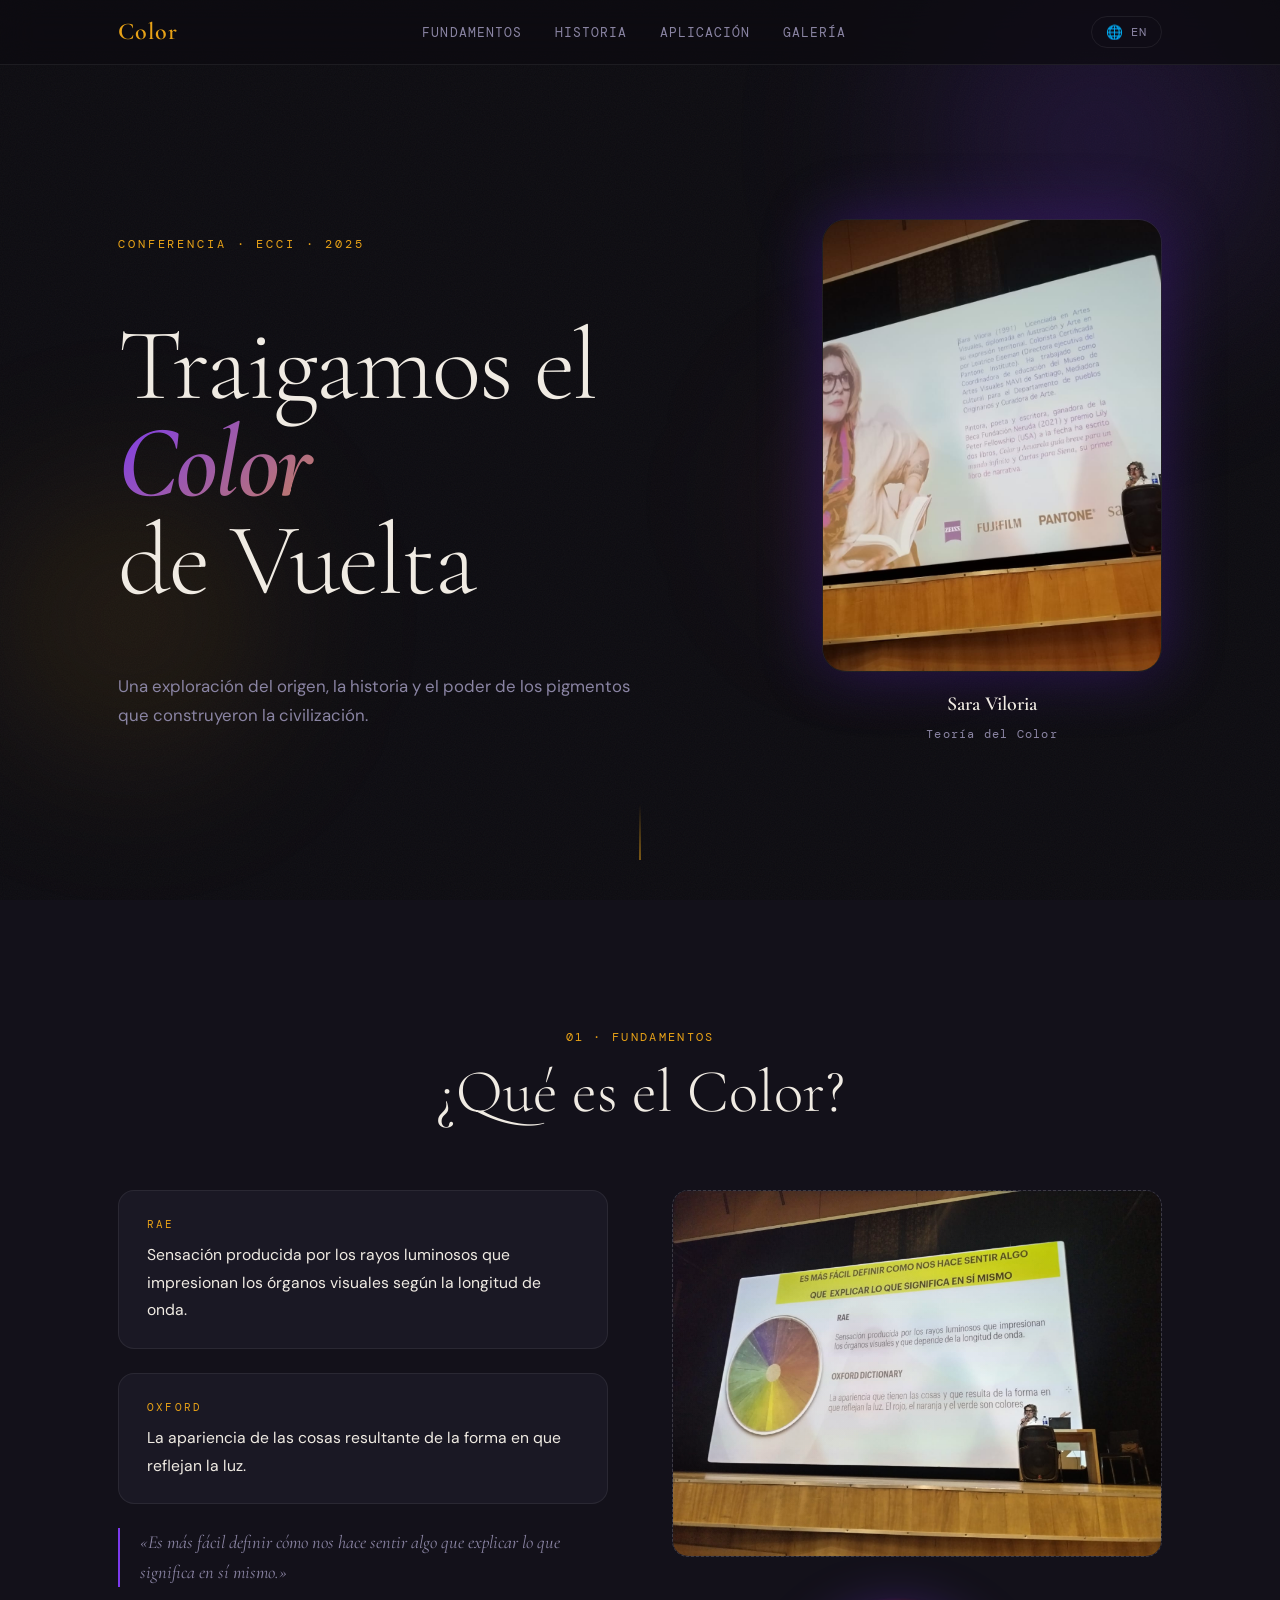
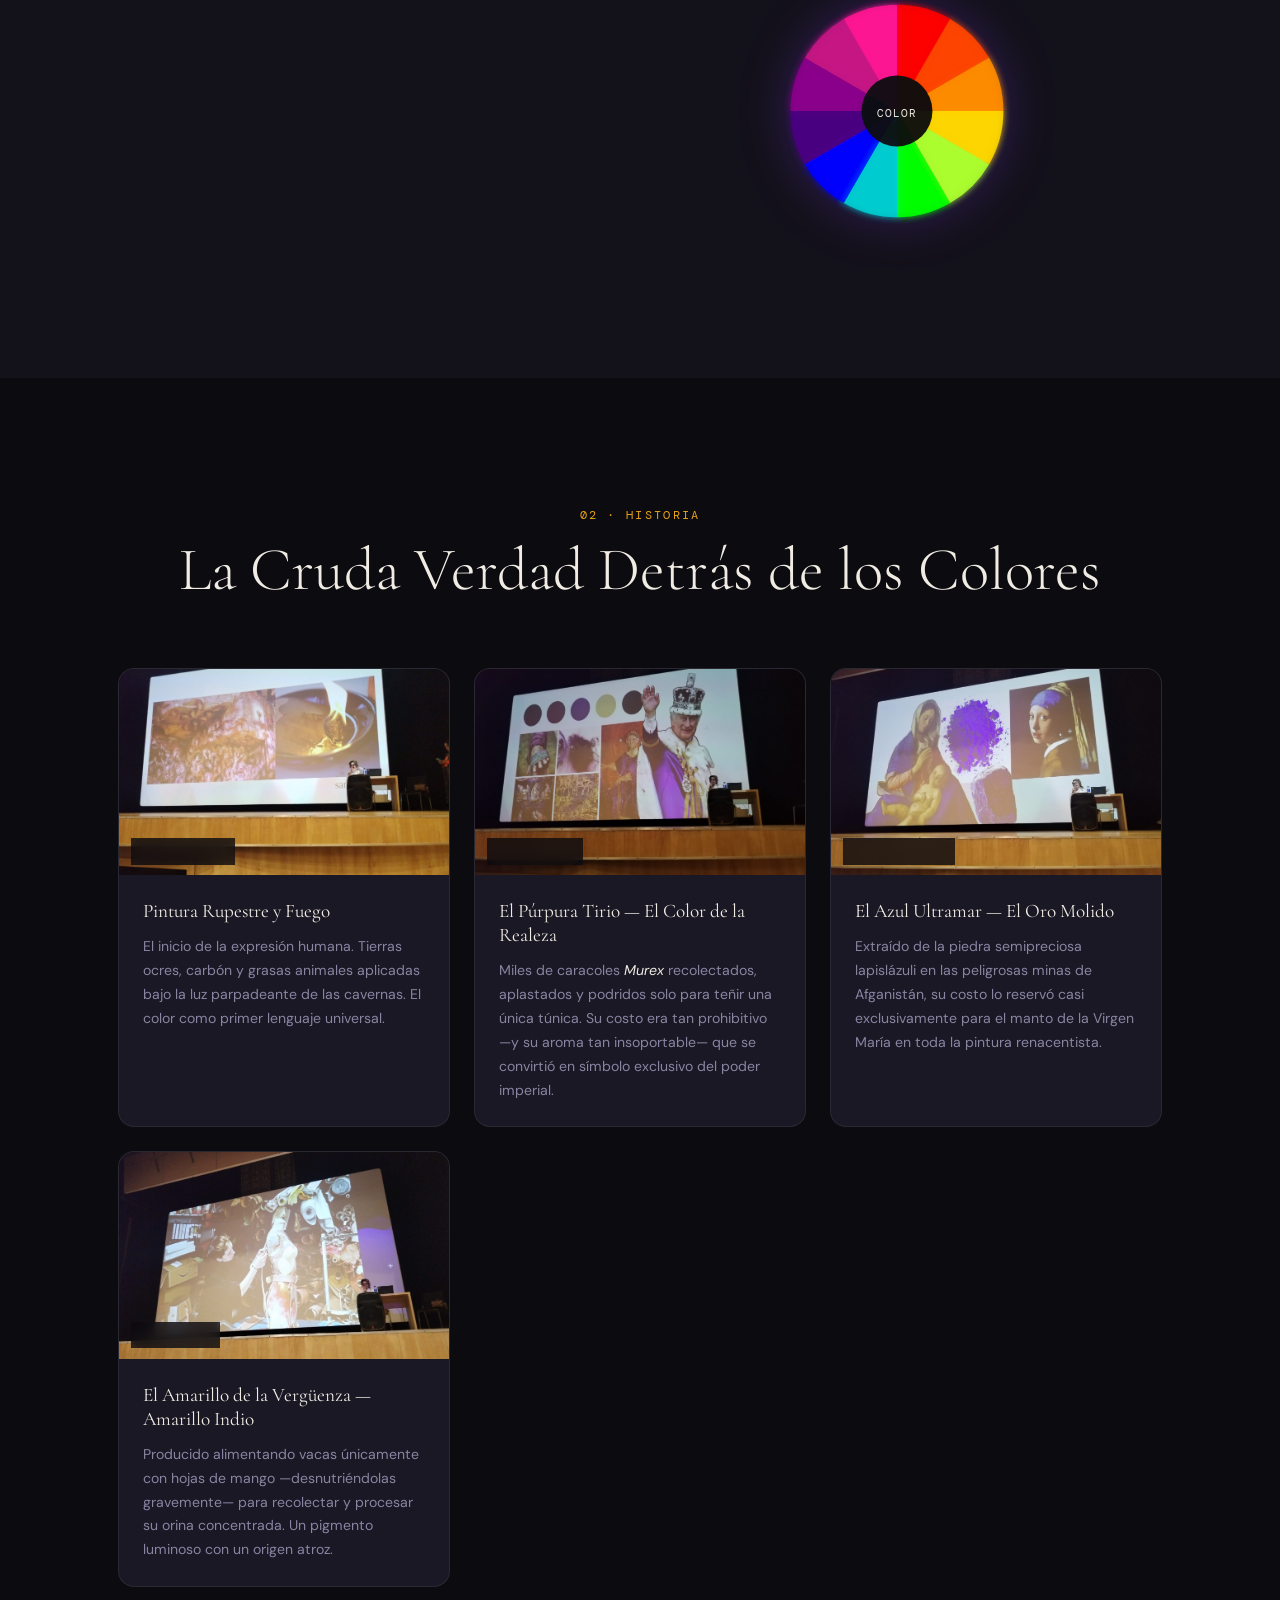
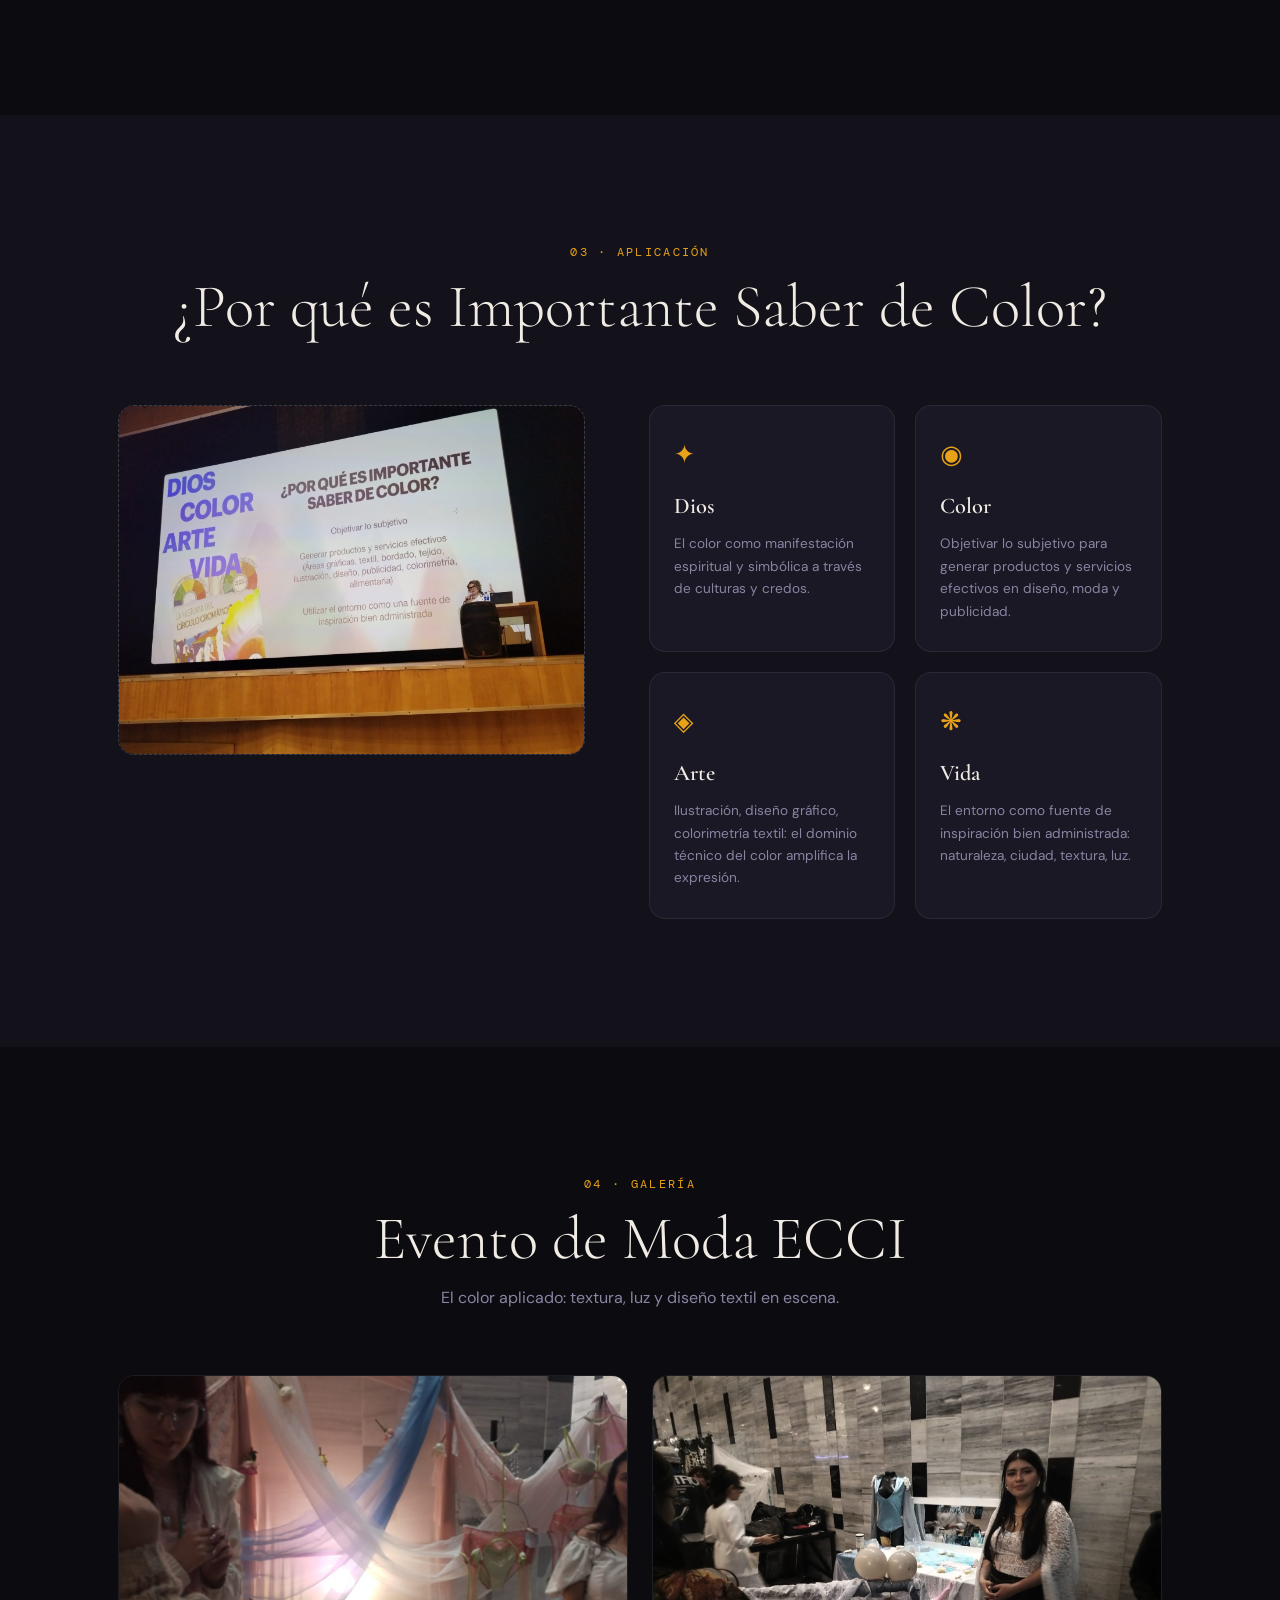
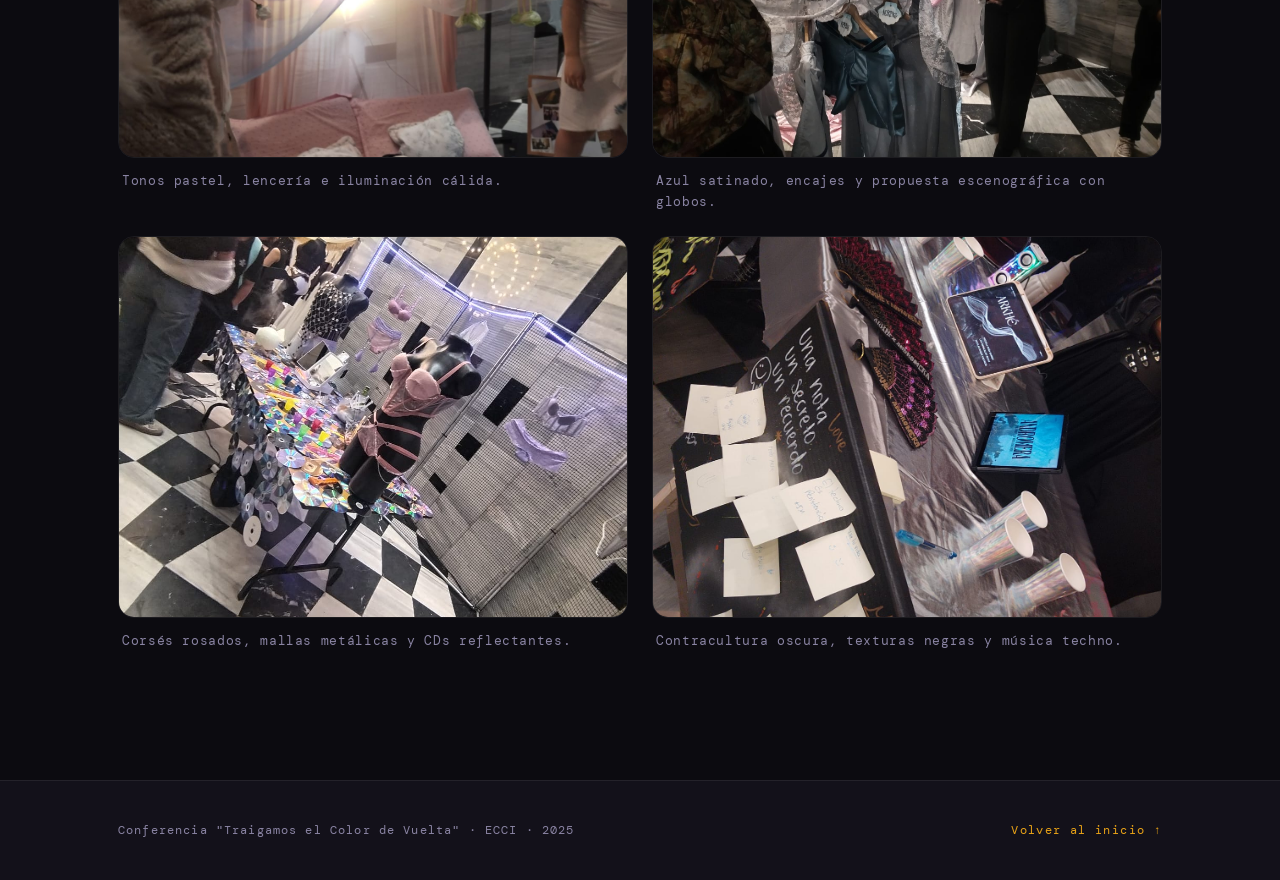
<file: index.html>
<!DOCTYPE html>
<html lang="es">
<head>
  <meta charset="UTF-8" />
  <meta name="viewport" content="width=device-width, initial-scale=1.0" />
  <title>Traigamos el Color de Vuelta</title>
  <link rel="preconnect" href="https://fonts.googleapis.com" />
  <link rel="preconnect" href="https://fonts.gstatic.com" crossorigin />
  <link href="https://fonts.googleapis.com/css2?family=Cormorant+Garamond:ital,wght@0,300;0,400;0,600;1,300;1,400&family=DM+Sans:wght@300;400;500&family=DM+Mono:wght@400;500&display=swap" rel="stylesheet" />
  <link rel="stylesheet" href="style.css" />
</head>
<body>

  <!-- ═══ NAV ═══ -->
  <header class="site-header" id="top">
    <nav class="nav" aria-label="Navegación principal">
      <a href="#top" class="nav-logo" data-es="Color" data-en="Color">Color</a>
      <ul class="nav-links" role="list">
        <li><a href="#fundamentos" data-es="Fundamentos" data-en="Foundations">Fundamentos</a></li>
        <li><a href="#historia" data-es="Historia" data-en="History">Historia</a></li>
        <li><a href="#aplicacion" data-es="Aplicación" data-en="Application">Aplicación</a></li>
        <li><a href="#galeria" data-es="Galería" data-en="Gallery">Galería</a></li>
      </ul>
      <button class="lang-toggle" id="langToggle" aria-label="Cambiar idioma">
        <span class="lang-icon">🌐</span>
        <span class="lang-label" id="langLabel">EN</span>
      </button>
      <button class="nav-burger" id="navBurger" aria-label="Menú">
        <span></span><span></span><span></span>
      </button>
    </nav>
  </header>

  <main>

    <!-- ═══ HERO ═══ -->
    <section class="hero" id="hero" aria-labelledby="hero-title">
      <div class="hero-noise"></div>
      <div class="hero-orbs" aria-hidden="true">
        <span class="orb orb--violet"></span>
        <span class="orb orb--gold"></span>
        <span class="orb orb--rose"></span>
      </div>
      <div class="hero-content">
        <p class="hero-eyebrow" data-es="Conferencia · ECCI · 2025" data-en="Conference · ECCI · 2025">Conferencia · ECCI · 2025</p>
        <h1 class="hero-title" id="hero-title">
          <span class="line" data-es="Traigamos el" data-en="Let's Bring">Traigamos el</span>
          <span class="line line--accent" data-es="Color" data-en="Color">Color</span>
          <span class="line" data-es="de Vuelta" data-en="Back">de Vuelta</span>
        </h1>
        <p class="hero-sub" data-es="Una exploración del origen, la historia y el poder de los pigmentos que construyeron la civilización." data-en="An exploration of the origin, history, and power of the pigments that built civilization.">
          Una exploración del origen, la historia y el poder de los pigmentos que construyeron la civilización.
        </p>
        <div class="hero-ponente">
          <figure class="ponente-figure">
            <div class="ponente-img-wrap">
              <!-- Placeholder for Foto_Conferencia_1 -->
              
                <img src="imagenes/Conferencia - Sara Vilora - Foto 1.jpeg" >
               
              
            </div>
            <figcaption>
              <strong data-es="Sara Viloria" data-en="Sara Viloria">Sara Viloria</strong>
              <span data-es="Ponente Principal · Teoría del Color" data-en="Keynote Speaker · Color Theory"> Teoría del Color</span>
            </figcaption>
          </figure>
        </div>
      </div>
      <a href="#fundamentos" class="hero-scroll" aria-label="Desplázate hacia abajo">
        <span class="scroll-line"></span>
      </a>
    </section>

    <!-- ═══ FUNDAMENTOS ═══ -->
    <section class="section fundamentos" id="fundamentos" aria-labelledby="fund-title">
      <div class="container">
        <header class="section-header">
          <p class="section-eyebrow" data-es="01 · Fundamentos" data-en="01 · Foundations">01 · Fundamentos</p>
          <h2 class="section-title" id="fund-title" data-es="¿Qué es el Color?" data-en="What is Color?">¿Qué es el Color?</h2>
        </header>
        <div class="fund-layout">
          <div class="fund-text">
            <article class="definition-card" aria-labelledby="rae-label">
              <p class="def-source" id="rae-label">RAE</p>
              <p class="def-body" data-es="Sensación producida por los rayos luminosos que impresionan los órganos visuales según la longitud de onda." data-en="Sensation produced by light rays that impress the visual organs according to wavelength.">
                Sensación producida por los rayos luminosos que impresionan los órganos visuales según la longitud de onda.
              </p>
            </article>
            <article class="definition-card" aria-labelledby="oxford-label">
              <p class="def-source" id="oxford-label">Oxford</p>
              <p class="def-body" data-es="La apariencia de las cosas resultante de la forma en que reflejan la luz." data-en="The appearance of things resulting from the way they reflect light.">
                La apariencia de las cosas resultante de la forma en que reflejan la luz.
              </p>
            </article>
            <blockquote class="fund-quote">
              <p data-es="«Es más fácil definir cómo nos hace sentir algo que explicar lo que significa en sí mismo.»" data-en="«It's easier to define how something makes us feel than to explain what it means in itself.»">
                «Es más fácil definir cómo nos hace sentir algo que explicar lo que significa en sí mismo.»
              </p>
            </blockquote>
          </div>
          <div class="fund-visual">
            <!-- Placeholder for Foto_Conferencia_5 -->
            <div class="img-placeholder fund-img-placeholder" aria-label="Diapositiva definiciones y círculo cromático">
              <img src="imagenes/Conferencia - Sara Vilora - Foto 5.jpeg">
              
            </div>
            <div class="chromatic-wheel" aria-hidden="true">
              <svg viewBox="0 0 220 220" xmlns="http://www.w3.org/2000/svg" class="wheel-svg">
                <defs>
                  <filter id="glow">
                    <feGaussianBlur stdDeviation="3" result="coloredBlur"/>
                    <feMerge><feMergeNode in="coloredBlur"/><feMergeNode in="SourceGraphic"/></feMerge>
                  </filter>
                </defs>
                <!-- 12 segments -->
                <g transform="translate(110,110)" filter="url(#glow)">
                  <path d="M0,0 L0,-90 A90,90 0 0,1 45,-77.9 Z" fill="#FF0000" opacity="0.9"/>
                  <path d="M0,0 L45,-77.9 A90,90 0 0,1 77.9,-45 Z" fill="#FF4500" opacity="0.9"/>
                  <path d="M0,0 L77.9,-45 A90,90 0 0,1 90,0 Z" fill="#FF8C00" opacity="0.9"/>
                  <path d="M0,0 L90,0 A90,90 0 0,1 77.9,45 Z" fill="#FFD700" opacity="0.9"/>
                  <path d="M0,0 L77.9,45 A90,90 0 0,1 45,77.9 Z" fill="#ADFF2F" opacity="0.9"/>
                  <path d="M0,0 L45,77.9 A90,90 0 0,1 0,90 Z" fill="#00FF00" opacity="0.9"/>
                  <path d="M0,0 L0,90 A90,90 0 0,1 -45,77.9 Z" fill="#00CED1" opacity="0.9"/>
                  <path d="M0,0 L-45,77.9 A90,90 0 0,1 -77.9,45 Z" fill="#0000FF" opacity="0.9"/>
                  <path d="M0,0 L-77.9,45 A90,90 0 0,1 -90,0 Z" fill="#4B0082" opacity="0.9"/>
                  <path d="M0,0 L-90,0 A90,90 0 0,1 -77.9,-45 Z" fill="#8B008B" opacity="0.9"/>
                  <path d="M0,0 L-77.9,-45 A90,90 0 0,1 -45,-77.9 Z" fill="#C71585" opacity="0.9"/>
                  <path d="M0,0 L-45,-77.9 A90,90 0 0,1 0,-90 Z" fill="#FF1493" opacity="0.9"/>
                  <circle cx="0" cy="0" r="30" fill="var(--bg-deep)" opacity="0.95"/>
                  <text x="0" y="5" text-anchor="middle" fill="var(--cream)" font-size="9" font-family="DM Mono" letter-spacing="1">COLOR</text>
                </g>
              </svg>
            </div>
          </div>
        </div>
      </div>
    </section>

    <!-- ═══ HISTORIA ═══ -->
    <section class="section historia" id="historia" aria-labelledby="hist-title">
      <div class="container">
        <header class="section-header">
          <p class="section-eyebrow" data-es="02 · Historia" data-en="02 · History">02 · Historia</p>
          <h2 class="section-title" id="hist-title" data-es="La Cruda Verdad Detrás de los Colores" data-en="The Harsh Truth Behind Colors">La Cruda Verdad Detrás de los Colores</h2>
        </header>
        <div class="historia-grid">

          <article class="hist-card" aria-labelledby="hist-rupestre">
            <div class="hist-card-img">
              <!-- Placeholder for Foto_Conferencia_4 -->
              <div class="img-placeholder" aria-label="Manos rupestres y fuego">
                <img src="imagenes/Conferencia - Sara Vilora - Foto 4.jpeg">
                
              </div>
              <span class="hist-era" data-es="Prehistoria" data-en="Prehistory">Prehistoria</span>
            </div>
            <div class="hist-card-body">
              <h3 id="hist-rupestre" data-es="Pintura Rupestre y Fuego" data-en="Cave Painting & Fire">Pintura Rupestre y Fuego</h3>
              <p data-es="El inicio de la expresión humana. Tierras ocres, carbón y grasas animales aplicadas bajo la luz parpadeante de las cavernas. El color como primer lenguaje universal." data-en="The dawn of human expression. Ochre earths, charcoal and animal fats applied under the flickering light of caves. Color as the first universal language.">
                El inicio de la expresión humana. Tierras ocres, carbón y grasas animales aplicadas bajo la luz parpadeante de las cavernas. El color como primer lenguaje universal.
              </p>
            </div>
          </article>

          <article class="hist-card" aria-labelledby="hist-purpura">
            <div class="hist-card-img">
              <!-- Placeholder for Foto_Conferencia_2 -->
              <div class="img-placeholder" aria-label="Rey Carlos III y tonalidades púrpuras">
                <img src="imagenes/Conferencia - Sara Vilora - Foto 2.jpeg">           
              </div>
              <span class="hist-era hist-era--royal" data-es="Antigüedad" data-en="Antiquity">Antigüedad</span>
            </div>
            <div class="hist-card-body">
              <h3 id="hist-purpura" data-es="El Púrpura Tirio — El Color de la Realeza" data-en="Tyrian Purple — The Color of Royalty">El Púrpura Tirio — El Color de la Realeza</h3>
              <p data-es="Miles de caracoles Murex recolectados, aplastados y podridos solo para teñir una única túnica. Su costo era tan prohibitivo —y su aroma tan insoportable— que se convirtió en símbolo exclusivo del poder imperial." data-en="Thousands of Murex snails collected, crushed, and putrefied just to dye a single tunic. Its cost was so prohibitive—and its aroma so unbearable—that it became the exclusive symbol of imperial power.">
                Miles de caracoles <em>Murex</em> recolectados, aplastados y podridos solo para teñir una única túnica. Su costo era tan prohibitivo —y su aroma tan insoportable— que se convirtió en símbolo exclusivo del poder imperial.
              </p>
            </div>
          </article>

          <article class="hist-card" aria-labelledby="hist-azul">
            <div class="hist-card-img">
              <!-- Placeholder for Foto_Conferencia_3 -->
              <div class="img-placeholder" aria-label="Pintura de la Virgen y la Joven de la Perla">
                <img src="imagenes/Conferencia - Sara Vilora - Foto 3.jpeg">
              </div>
              <span class="hist-era hist-era--blue" data-es="Renacimiento" data-en="Renaissance">Renacimiento</span>
            </div>
            <div class="hist-card-body">
              <h3 id="hist-azul" data-es="El Azul Ultramar — El Oro Molido" data-en="Ultramarine Blue — Ground Gold">El Azul Ultramar — El Oro Molido</h3>
              <p data-es="Extraído de la piedra semipreciosa lapislázuli en las peligrosas minas de Afganistán, su costo lo reservó casi exclusivamente para el manto de la Virgen María en toda la pintura renacentista." data-en="Extracted from the semi-precious lapis lazuli stone in the dangerous mines of Afghanistan, its cost reserved it almost exclusively for the Virgin Mary's mantle in Renaissance painting.">
                Extraído de la piedra semipreciosa lapislázuli en las peligrosas minas de Afganistán, su costo lo reservó casi exclusivamente para el manto de la Virgen María en toda la pintura renacentista.
              </p>
            </div>
          </article>

          <article class="hist-card" aria-labelledby="hist-amarillo">
            <div class="hist-card-img">
              <div class="img-placeholder" aria-label="gran amarillo">
                <img src="imagenes/Conferencia - Sara Vilora - Foto 7.jpeg">
                
              </div>
              
              <span class="hist-era hist-era--yellow" data-es="Siglo XIX" data-en="19th Century">Siglo XIX</span>
            </div>
            <div class="hist-card-body">
              <h3 id="hist-amarillo" data-es="El Amarillo de la Vergüenza — Amarillo Indio" data-en="The Yellow of Shame — Indian Yellow">El Amarillo de la Vergüenza — Amarillo Indio</h3>
              <p data-es="Producido alimentando vacas únicamente con hojas de mango —desnutriéndolas gravemente— para recolectar y procesar su orina concentrada. Un pigmento luminoso con un origen atroz." data-en="Produced by feeding cows only mango leaves—severely malnourishing them—to collect and process their concentrated urine. A luminous pigment with an atrocious origin.">
                Producido alimentando vacas únicamente con hojas de mango —desnutriéndolas gravemente— para recolectar y procesar su orina concentrada. Un pigmento luminoso con un origen atroz.
              </p>
            </div>
          </article>

        </div>
      </div>
    </section>

    <!-- ═══ APLICACIÓN ═══ -->
    <section class="section aplicacion" id="aplicacion" aria-labelledby="aplic-title">
      <div class="container">
        <header class="section-header">
          <p class="section-eyebrow" data-es="03 · Aplicación" data-en="03 · Application">03 · Aplicación</p>
          <h2 class="section-title" id="aplic-title" data-es="¿Por qué es Importante Saber de Color?" data-en="Why Does Color Knowledge Matter?">¿Por qué es Importante Saber de Color?</h2>
        </header>
        <div class="aplic-layout">
          <div class="aplic-img-col">
            <!-- Placeholder for Foto_Conferencia_6 -->
            <div class="img-placeholder aplic-placeholder" aria-label="Diapositiva importancia del color">
              <img src="imagenes/Conferencia - Sara Vilora - Foto 6.jpeg">
              
            </div>
          </div>
          <div class="aplic-pillars">
            <div class="pillar-grid">
              <article class="pillar-card">
                <div class="pillar-icon" aria-hidden="true">✦</div>
                <h3 data-es="Dios" data-en="God">Dios</h3>
                <p data-es="El color como manifestación espiritual y simbólica a través de culturas y credos." data-en="Color as spiritual and symbolic manifestation across cultures and creeds.">El color como manifestación espiritual y simbólica a través de culturas y credos.</p>
              </article>
              <article class="pillar-card">
                <div class="pillar-icon" aria-hidden="true">◉</div>
                <h3 data-es="Color" data-en="Color">Color</h3>
                <p data-es="Objetivar lo subjetivo para generar productos y servicios efectivos en diseño, moda y publicidad." data-en="Objectifying the subjective to generate effective products and services in design, fashion and advertising.">Objetivar lo subjetivo para generar productos y servicios efectivos en diseño, moda y publicidad.</p>
              </article>
              <article class="pillar-card">
                <div class="pillar-icon" aria-hidden="true">◈</div>
                <h3 data-es="Arte" data-en="Art">Arte</h3>
                <p data-es="Ilustración, diseño gráfico, colorimetría textil: el dominio técnico del color amplifica la expresión." data-en="Illustration, graphic design, textile colorimetry: technical mastery of color amplifies expression.">Ilustración, diseño gráfico, colorimetría textil: el dominio técnico del color amplifica la expresión.</p>
              </article>
              <article class="pillar-card">
                <div class="pillar-icon" aria-hidden="true">❋</div>
                <h3 data-es="Vida" data-en="Life">Vida</h3>
                <p data-es="El entorno como fuente de inspiración bien administrada: naturaleza, ciudad, textura, luz." data-en="Environment as a well-managed source of inspiration: nature, city, texture, light.">El entorno como fuente de inspiración bien administrada: naturaleza, ciudad, textura, luz.</p>
              </article>
            </div>
          </div>
        </div>
      </div>
    </section>

    <!-- ═══ GALERÍA ═══ -->
    <section class="section galeria" id="galeria" aria-labelledby="gal-title">
      <div class="container">
        <header class="section-header">
          <p class="section-eyebrow" data-es="04 · Galería" data-en="04 · Gallery">04 · Galería</p>
          <h2 class="section-title" id="gal-title" data-es="Evento de Moda ECCI" data-en="ECCI Fashion Event">Evento de Moda ECCI</h2>
          <p class="section-subtitle" data-es="El color aplicado: textura, luz y diseño textil en escena." data-en="Color applied: texture, light and textile design on stage.">
            El color aplicado: textura, luz y diseño textil en escena.
          </p>
        </header>
        <div class="gallery-grid">

          <article class="gallery-card" aria-labelledby="gal-1">
            <div class="gallery-img-wrap">
              <img src="imagenes/Stand 1 - Evento Moda Ecci.jpeg" alt="Stand 1 — Romanticismo y Texturas Suaves" loading="lazy" />
              <div class="gallery-overlay">
                <span class="gallery-number">01</span>
                <p data-es="Romanticismo y Texturas Suaves" data-en="Romanticism & Soft Textures">Romanticismo y Texturas Suaves</p>
              </div>
            </div>
            <p class="gallery-caption" id="gal-1" data-es="Tonos pastel, lencería e iluminación cálida." data-en="Pastel tones, lingerie and warm lighting.">Tonos pastel, lencería e iluminación cálida.</p>
          </article>

          <article class="gallery-card" aria-labelledby="gal-2">
            <div class="gallery-img-wrap">
              <img src="imagenes/Stand 2 - Evento Moda Ecci.jpeg" alt="Stand 2 — Elegancia y Brillo Metálico" loading="lazy" />
              <div class="gallery-overlay">
                <span class="gallery-number">02</span>
                <p data-es="Elegancia y Brillo Metálico" data-en="Elegance & Metallic Gleam">Elegancia y Brillo Metálico</p>
              </div>
            </div>
            <p class="gallery-caption" id="gal-2" data-es="Azul satinado, encajes y propuesta escenográfica con globos." data-en="Satin blue, lace and scenic proposal with balloons.">Azul satinado, encajes y propuesta escenográfica con globos.</p>
          </article>

          <article class="gallery-card" aria-labelledby="gal-3">
            <div class="gallery-img-wrap">
              <img src="imagenes/Stand 3 - Evento Moda Ecci.jpeg" alt="Stand 3 — Vanguardia Retro/Cyber" loading="lazy" />
              <div class="gallery-overlay">
                <span class="gallery-number">03</span>
                <p data-es="Vanguardia Retro/Cyber" data-en="Retro/Cyber Avant-garde">Vanguardia Retro/Cyber</p>
              </div>
            </div>
            <p class="gallery-caption" id="gal-3" data-es="Corsés rosados, mallas metálicas y CDs reflectantes." data-en="Pink corsets, metallic mesh and reflective CDs.">Corsés rosados, mallas metálicas y CDs reflectantes.</p>
          </article>

          <article class="gallery-card" aria-labelledby="gal-4">
            <div class="gallery-img-wrap">
              <img src="imagenes/Stand 4 - Evento Moda Ecci.jpeg" alt="Stand 4 — Arkhe x Andromeda" loading="lazy" />
              <div class="gallery-overlay">
                <span class="gallery-number">04</span>
                <p data-es="Arkhe x Andromeda" data-en="Arkhe x Andromeda">Arkhe x Andromeda</p>
              </div>
            </div>
            <p class="gallery-caption" id="gal-4" data-es="Contracultura oscura, texturas negras y música techno." data-en="Dark counterculture, black textures and techno music.">Contracultura oscura, texturas negras y música techno.</p>
          </article>

        </div>
      </div>
    </section>

  </main>

  <!-- ═══ FOOTER ═══ -->
  <footer class="site-footer">
    <div class="container footer-inner">
      <p class="footer-credit" data-es="Conferencia 'Traigamos el Color de Vuelta' · ECCI · 2025" data-en="Conference 'Let's Bring Color Back' · ECCI · 2025">
        Conferencia "Traigamos el Color de Vuelta" · ECCI · 2025
      </p>
      <a href="#top" class="footer-back" data-es="Volver al inicio ↑" data-en="Back to top ↑">Volver al inicio ↑</a>
    </div>
  </footer>

  <script src="main.js"></script>
</body>
</html>
</file>
<file: style.css>
/* ═══════════════════════════════════════════════════
   TRAIGAMOS EL COLOR DE VUELTA — styles.css
   ═══════════════════════════════════════════════════ */

/* ── Variables ── */
:root {
  --bg-deep:     #0c0b10;
  --bg-dark:     #13111a;
  --bg-card:     #1a1824;
  --bg-card-alt: #201e2c;

  --violet:      #7c3aed;
  --violet-dim:  #4c1d95;
  --violet-glow: rgba(124, 58, 237, 0.35);
  --gold:        #e8a217;
  --gold-dim:    rgba(232, 162, 23, 0.15);
  --rose:        #e04f7a;
  --blue-sat:    #2563eb;
  --cream:       #f0ebe3;
  --muted:       #8a84a3;
  --border:      rgba(255,255,255,0.07);

  --ff-display:  'Cormorant Garamond', Georgia, serif;
  --ff-body:     'DM Sans', system-ui, sans-serif;
  --ff-mono:     'DM Mono', 'Courier New', monospace;

  --radius-sm: 8px;
  --radius-md: 16px;
  --radius-lg: 24px;

  --transition: 0.35s cubic-bezier(0.4, 0, 0.2, 1);
  --shadow-card: 0 4px 40px rgba(0,0,0,0.5);
}

/* ── Reset ── */
*, *::before, *::after { box-sizing: border-box; margin: 0; padding: 0; }
html { scroll-behavior: smooth; }
body {
  font-family: var(--ff-body);
  background: var(--bg-deep);
  color: var(--cream);
  line-height: 1.65;
  overflow-x: hidden;
  -webkit-font-smoothing: antialiased;
}
img { display: block; width: 100%; height: 100%; object-fit: cover; }
a { color: inherit; text-decoration: none; }
ul { list-style: none; }
button { font-family: inherit; cursor: pointer; border: none; background: none; }

/* ── Container ── */
.container {
  max-width: 1140px;
  margin-inline: auto;
  padding-inline: clamp(1.25rem, 5vw, 3rem);
}

/* ── Section base ── */
.section {
  padding-block: clamp(4rem, 10vw, 8rem);
}

/* ── Section Header ── */
.section-header {
  margin-bottom: clamp(2.5rem, 5vw, 4rem);
  text-align: center;
}
.section-eyebrow {
  font-family: var(--ff-mono);
  font-size: 0.72rem;
  letter-spacing: 0.2em;
  text-transform: uppercase;
  color: var(--gold);
  margin-bottom: 0.75rem;
}
.section-title {
  font-family: var(--ff-display);
  font-weight: 300;
  font-size: clamp(2.2rem, 5vw, 3.8rem);
  line-height: 1.1;
  color: var(--cream);
}
.section-subtitle {
  margin-top: 0.75rem;
  color: var(--muted);
  font-size: 1rem;
  max-width: 520px;
  margin-inline: auto;
}

/* ═══════════════════════════════
   NAVIGATION
   ═══════════════════════════════ */
.site-header {
  position: fixed;
  inset: 0 0 auto 0;
  z-index: 100;
  background: rgba(12, 11, 16, 0.75);
  backdrop-filter: blur(18px);
  -webkit-backdrop-filter: blur(18px);
  border-bottom: 1px solid var(--border);
}
.nav {
  max-width: 1140px;
  margin-inline: auto;
  padding: 0 clamp(1.25rem, 5vw, 3rem);
  height: 64px;
  display: flex;
  align-items: center;
  gap: 1.5rem;
}
.nav-logo {
  font-family: var(--ff-display);
  font-size: 1.5rem;
  font-weight: 600;
  letter-spacing: 0.04em;
  color: var(--gold);
  flex-shrink: 0;
}
.nav-links {
  display: flex;
  gap: 0.25rem;
  flex: 1;
  justify-content: center;
}
.nav-links a {
  font-size: 0.82rem;
  letter-spacing: 0.08em;
  text-transform: uppercase;
  font-family: var(--ff-mono);
  color: var(--muted);
  padding: 0.5rem 0.9rem;
  border-radius: var(--radius-sm);
  transition: color var(--transition), background var(--transition);
}
.nav-links a:hover {
  color: var(--cream);
  background: var(--border);
}

/* Language toggle */
.lang-toggle {
  display: flex;
  align-items: center;
  gap: 0.4rem;
  padding: 0.4rem 0.85rem;
  border: 1px solid var(--border);
  border-radius: 999px;
  font-family: var(--ff-mono);
  font-size: 0.75rem;
  letter-spacing: 0.12em;
  color: var(--muted);
  transition: color var(--transition), border-color var(--transition), background var(--transition);
  flex-shrink: 0;
}
.lang-toggle:hover {
  color: var(--cream);
  border-color: var(--gold);
  background: rgba(232, 162, 23, 0.08);
}
.lang-icon { font-size: 0.85rem; }

/* Burger (mobile) */
.nav-burger {
  display: none;
  flex-direction: column;
  gap: 5px;
  padding: 0.5rem;
  flex-shrink: 0;
}
.nav-burger span {
  display: block;
  width: 22px;
  height: 2px;
  background: var(--cream);
  transition: transform var(--transition), opacity var(--transition);
  border-radius: 2px;
}

/* ═══════════════════════════════
   IMAGE PLACEHOLDER
   ═══════════════════════════════ */
.img-placeholder {
  background: var(--bg-card);
  border: 1px dashed rgba(255,255,255,0.15);
  border-radius: var(--radius-md);
  display: flex;
  align-items: center;
  justify-content: center;
  min-height: 220px;
  position: relative;
  overflow: hidden;
}
.img-placeholder::before {
  content: '';
  position: absolute;
  inset: 0;
  background: linear-gradient(135deg, rgba(124,58,237,0.08) 0%, transparent 60%);
}
.placeholder-label {
  font-family: var(--ff-mono);
  font-size: 0.75rem;
  color: var(--muted);
  letter-spacing: 0.12em;
  text-align: center;
  padding: 1rem;
}

/* ═══════════════════════════════
   HERO
   ═══════════════════════════════ */
.hero {
  position: relative;
  min-height: 100svh;
  display: flex;
  align-items: center;
  padding-top: 64px;
  overflow: hidden;
  background: var(--bg-deep);
}
.hero-noise {
  position: absolute;
  inset: 0;
  background-image: url("data:image/svg+xml,%3Csvg viewBox='0 0 200 200' xmlns='http://www.w3.org/2000/svg'%3E%3Cfilter id='n'%3E%3CfeTurbulence type='fractalNoise' baseFrequency='0.85' numOctaves='4' stitchTiles='stitch'/%3E%3C/filter%3E%3Crect width='100%25' height='100%25' filter='url(%23n)' opacity='0.04'/%3E%3C/svg%3E");
  background-size: 200px;
  pointer-events: none;
}
/* Ambient orbs */
.hero-orbs { position: absolute; inset: 0; pointer-events: none; overflow: hidden; }
.orb {
  position: absolute;
  border-radius: 50%;
  filter: blur(80px);
  animation: orb-drift 14s ease-in-out infinite alternate;
}
.orb--violet {
  width: 520px; height: 520px;
  background: radial-gradient(circle, rgba(124,58,237,0.22) 0%, transparent 70%);
  top: -120px; right: -80px;
}
.orb--gold {
  width: 380px; height: 380px;
  background: radial-gradient(circle, rgba(232,162,23,0.16) 0%, transparent 70%);
  bottom: 10%; left: -60px;
  animation-delay: -5s;
}
.orb--rose {
  width: 280px; height: 280px;
  background: radial-gradient(circle, rgba(224,79,122,0.14) 0%, transparent 70%);
  top: 40%; right: 20%;
  animation-delay: -9s;
}
@keyframes orb-drift {
  from { transform: translate(0, 0) scale(1); }
  to   { transform: translate(30px, -20px) scale(1.08); }
}

.hero-content {
  position: relative;
  z-index: 2;
  width: 100%;
  max-width: 1140px;
  margin-inline: auto;
  padding-inline: clamp(1.25rem, 5vw, 3rem);
  padding-block: 4rem;
  display: grid;
  grid-template-columns: 1fr 340px;
  grid-template-rows: auto auto auto;
  gap: 2rem 3.5rem;
  align-items: center;
}
.hero-eyebrow {
  font-family: var(--ff-mono);
  font-size: 0.72rem;
  letter-spacing: 0.25em;
  text-transform: uppercase;
  color: var(--gold);
  grid-column: 1 / 2;
}
.hero-title {
  grid-column: 1 / 2;
  display: flex;
  flex-direction: column;
  font-family: var(--ff-display);
  font-weight: 300;
  font-size: clamp(3.5rem, 8vw, 7.5rem);
  line-height: 0.95;
  letter-spacing: -0.02em;
}
.line--accent {
  background: linear-gradient(135deg, var(--violet) 0%, var(--gold) 60%, var(--rose) 100%);
  -webkit-background-clip: text;
  -webkit-text-fill-color: transparent;
  background-clip: text;
  font-weight: 600;
  font-style: italic;
}
.hero-sub {
  grid-column: 1 / 2;
  max-width: 520px;
  color: var(--muted);
  font-size: 1.05rem;
  line-height: 1.7;
}
.hero-ponente {
  grid-column: 2 / 3;
  grid-row: 1 / 4;
  display: flex;
  align-items: center;
  justify-content: center;
}
.ponente-figure { width: 100%; }
.ponente-img-wrap {
  width: 100%;
  aspect-ratio: 3/4;
  border-radius: var(--radius-lg);
  overflow: hidden;
  border: 1px solid var(--border);
  box-shadow: 0 0 60px var(--violet-glow), var(--shadow-card);
  margin-bottom: 1rem;
}
.ponente-placeholder { min-height: 100%; border-radius: var(--radius-lg); border: none; }
figcaption {
  display: flex;
  flex-direction: column;
  gap: 0.2rem;
  text-align: center;
}
figcaption strong {
  font-family: var(--ff-display);
  font-size: 1.25rem;
  font-weight: 600;
}
figcaption span {
  font-size: 0.78rem;
  font-family: var(--ff-mono);
  color: var(--muted);
  letter-spacing: 0.1em;
}

/* Scroll cue */
.hero-scroll {
  position: absolute;
  bottom: 2.5rem;
  left: 50%;
  transform: translateX(-50%);
  display: flex;
  justify-content: center;
  z-index: 2;
}
.scroll-line {
  display: block;
  width: 1px;
  height: 56px;
  background: linear-gradient(to bottom, transparent, var(--gold));
  animation: scroll-pulse 2s ease-in-out infinite;
}
@keyframes scroll-pulse {
  0%, 100% { opacity: 0.3; transform: scaleY(0.6) translateY(0); }
  50% { opacity: 1; transform: scaleY(1) translateY(4px); }
}

/* ═══════════════════════════════
   FUNDAMENTOS
   ═══════════════════════════════ */
.fundamentos { background: var(--bg-dark); }
.fund-layout {
  display: grid;
  grid-template-columns: 1fr 1fr;
  gap: clamp(2rem, 5vw, 4rem);
  align-items: start;
}
.fund-text {
  display: flex;
  flex-direction: column;
  gap: 1.5rem;
}
.definition-card {
  background: var(--bg-card);
  border: 1px solid var(--border);
  border-radius: var(--radius-md);
  padding: 1.5rem 1.75rem;
  transition: border-color var(--transition), transform var(--transition);
}
.definition-card:hover {
  border-color: var(--violet);
  transform: translateY(-3px);
}
.def-source {
  font-family: var(--ff-mono);
  font-size: 0.7rem;
  letter-spacing: 0.2em;
  color: var(--gold);
  text-transform: uppercase;
  margin-bottom: 0.5rem;
}
.def-body { color: var(--cream); font-size: 0.98rem; line-height: 1.75; }

.fund-quote {
  border-left: 2px solid var(--violet);
  padding-left: 1.25rem;
  color: var(--muted);
  font-family: var(--ff-display);
  font-style: italic;
  font-size: 1.15rem;
  line-height: 1.6;
}

.fund-visual {
  position: sticky;
  top: 5rem;
  display: flex;
  flex-direction: column;
  gap: 1.5rem;
  align-items: center;
}
.fund-img-placeholder { width: 100%; aspect-ratio: 4/3; }
.wheel-svg {
  width: min(260px, 100%);
  height: auto;
  filter: drop-shadow(0 0 24px rgba(124,58,237,0.3));
  transition: transform 0.6s ease;
}
.wheel-svg:hover { transform: rotate(30deg) scale(1.05); }

/* ═══════════════════════════════
   HISTORIA
   ═══════════════════════════════ */
.historia { background: var(--bg-deep); }
.historia-grid {
  display: grid;
  grid-template-columns: repeat(auto-fill, minmax(260px, 1fr));
  gap: 1.5rem;
}
.hist-card {
  background: var(--bg-card);
  border: 1px solid var(--border);
  border-radius: var(--radius-md);
  overflow: hidden;
  transition: transform var(--transition), border-color var(--transition), box-shadow var(--transition);
}
.hist-card:hover {
  transform: translateY(-6px);
  border-color: var(--violet-dim);
  box-shadow: 0 12px 50px rgba(0,0,0,0.5), 0 0 30px var(--violet-glow);
}
.hist-card-img {
  position: relative;
  aspect-ratio: 16/10;
  overflow: hidden;
}
.hist-card-img .img-placeholder {
  width: 100%; height: 100%;
  border-radius: 0;
  border: none;
  min-height: 0;
}
.hist-card-img-bg--yellow {
  width: 100%; height: 100%;
  background: linear-gradient(135deg, #6b4a00 0%, #e8a217 60%, #ffe08a 100%);
  display: flex;
  align-items: center;
  justify-content: center;
}
.hist-symbol { font-size: 4rem; opacity: 0.5; }
.hist-era {
  position: absolute;
  bottom: 0.65rem;
  left: 0.75rem;
  font-family: var(--ff-mono);
  font-size: 0.65rem;
  letter-spacing: 0.15em;
  text-transform: uppercase;
  background: rgba(12,11,16,0.8);
  backdrop-filter: blur(8px);
  padding: 0.3rem 0.65rem;
  border-radius: 999px;
  color: var(--cream);
}
.hist-era--royal { color: #c084fc; }
.hist-era--blue  { color: #60a5fa; }
.hist-era--yellow{ color: var(--gold); }
.hist-card-body { padding: 1.5rem; }
.hist-card-body h3 {
  font-family: var(--ff-display);
  font-size: 1.2rem;
  font-weight: 400;
  line-height: 1.25;
  margin-bottom: 0.75rem;
  color: var(--cream);
}
.hist-card-body p { font-size: 0.88rem; color: var(--muted); line-height: 1.7; }
.hist-card-body em { font-style: italic; color: var(--cream); }

/* ═══════════════════════════════
   APLICACIÓN
   ═══════════════════════════════ */
.aplicacion { background: var(--bg-dark); }
.aplic-layout {
  display: grid;
  grid-template-columns: 1fr 1.1fr;
  gap: clamp(2rem, 5vw, 4rem);
  align-items: start;
}
.aplic-placeholder { width: 100%; aspect-ratio: 4/3; }
.pillar-grid {
  display: grid;
  grid-template-columns: 1fr 1fr;
  gap: 1.25rem;
}
.pillar-card {
  background: var(--bg-card);
  border: 1px solid var(--border);
  border-radius: var(--radius-md);
  padding: 1.75rem 1.5rem;
  transition: background var(--transition), border-color var(--transition), transform var(--transition);
}
.pillar-card:hover {
  background: var(--bg-card-alt);
  border-color: var(--gold);
  transform: translateY(-4px);
}
.pillar-icon {
  font-size: 1.6rem;
  color: var(--gold);
  margin-bottom: 0.75rem;
  display: block;
}
.pillar-card h3 {
  font-family: var(--ff-display);
  font-size: 1.4rem;
  font-weight: 600;
  color: var(--cream);
  margin-bottom: 0.5rem;
}
.pillar-card p { font-size: 0.85rem; color: var(--muted); line-height: 1.65; }

/* ═══════════════════════════════
   GALERÍA
   ═══════════════════════════════ */
.galeria { background: var(--bg-deep); }
.gallery-grid {
  display: grid;
  grid-template-columns: repeat(2, 1fr);
  gap: 1.5rem;
}
.gallery-card { display: flex; flex-direction: column; gap: 0.75rem; }
.gallery-img-wrap {
  position: relative;
  aspect-ratio: 4/3;
  overflow: hidden;
  border-radius: var(--radius-md);
  border: 1px solid var(--border);
  cursor: zoom-in;
}
.gallery-img-wrap img {
  transition: transform 0.6s cubic-bezier(0.4, 0, 0.2, 1), filter 0.4s ease;
}
.gallery-img-wrap:hover img {
  transform: scale(1.06);
  filter: brightness(0.65);
}
.gallery-overlay {
  position: absolute;
  inset: 0;
  display: flex;
  flex-direction: column;
  align-items: center;
  justify-content: center;
  gap: 0.5rem;
  opacity: 0;
  transition: opacity var(--transition);
  text-align: center;
  padding: 1.5rem;
}
.gallery-img-wrap:hover .gallery-overlay { opacity: 1; }
.gallery-number {
  font-family: var(--ff-mono);
  font-size: 2.5rem;
  color: var(--gold);
  line-height: 1;
  font-weight: 500;
}
.gallery-overlay p {
  font-family: var(--ff-display);
  font-size: 1.15rem;
  color: var(--cream);
  font-style: italic;
}
.gallery-caption {
  font-size: 0.8rem;
  font-family: var(--ff-mono);
  color: var(--muted);
  letter-spacing: 0.05em;
  padding-inline: 0.25rem;
}

/* ═══════════════════════════════
   FOOTER
   ═══════════════════════════════ */
.site-footer {
  padding-block: 2.5rem;
  border-top: 1px solid var(--border);
  background: var(--bg-dark);
}
.footer-inner {
  display: flex;
  justify-content: space-between;
  align-items: center;
  flex-wrap: wrap;
  gap: 1rem;
}
.footer-credit {
  font-family: var(--ff-mono);
  font-size: 0.72rem;
  color: var(--muted);
  letter-spacing: 0.1em;
}
.footer-back {
  font-family: var(--ff-mono);
  font-size: 0.72rem;
  color: var(--gold);
  letter-spacing: 0.12em;
  transition: opacity var(--transition);
}
.footer-back:hover { opacity: 0.7; }

/* ═══════════════════════════════
   LIGHTBOX
   ═══════════════════════════════ */
.lightbox-backdrop {
  position: fixed;
  inset: 0;
  background: rgba(0,0,0,0.92);
  z-index: 200;
  display: flex;
  align-items: center;
  justify-content: center;
  padding: 1.5rem;
  opacity: 0;
  pointer-events: none;
  transition: opacity 0.3s ease;
}
.lightbox-backdrop.active {
  opacity: 1;
  pointer-events: all;
}
.lightbox-img {
  max-width: 90vw;
  max-height: 88vh;
  object-fit: contain;
  border-radius: var(--radius-md);
  box-shadow: 0 0 80px rgba(0,0,0,0.8);
}
.lightbox-close {
  position: absolute;
  top: 1.5rem;
  right: 1.5rem;
  font-size: 1.5rem;
  color: var(--cream);
  opacity: 0.7;
  padding: 0.5rem;
  transition: opacity var(--transition);
}
.lightbox-close:hover { opacity: 1; }

/* ═══════════════════════════════
   RESPONSIVE
   ═══════════════════════════════ */
@media (max-width: 860px) {
  .hero-content {
    grid-template-columns: 1fr;
    text-align: center;
  }
  .hero-eyebrow, .hero-title, .hero-sub { grid-column: 1 / 2; }
  .hero-ponente { grid-row: auto; grid-column: 1 / 2; }
  .ponente-img-wrap { max-width: 280px; margin-inline: auto; }

  .fund-layout { grid-template-columns: 1fr; }
  .fund-visual { position: static; }

  .aplic-layout { grid-template-columns: 1fr; }

  .gallery-grid { grid-template-columns: 1fr; }
}

@media (max-width: 680px) {
  .nav-links { display: none; }
  .nav-burger { display: flex; }
  .nav-links.open {
    display: flex;
    flex-direction: column;
    position: fixed;
    inset: 64px 0 0 0;
    background: rgba(12,11,16,0.97);
    backdrop-filter: blur(20px);
    padding: 2rem clamp(1.25rem, 5vw, 3rem);
    gap: 0.75rem;
    z-index: 99;
  }
  .nav-links.open a {
    font-size: 1.1rem;
    padding: 0.75rem 1rem;
  }
  .pillar-grid { grid-template-columns: 1fr; }
  .historia-grid { grid-template-columns: 1fr; }
}

/* ── Reduced motion ── */
@media (prefers-reduced-motion: reduce) {
  *, *::before, *::after { animation-duration: 0.01ms !important; transition-duration: 0.15ms !important; }
  html { scroll-behavior: auto; }
}
</file>
